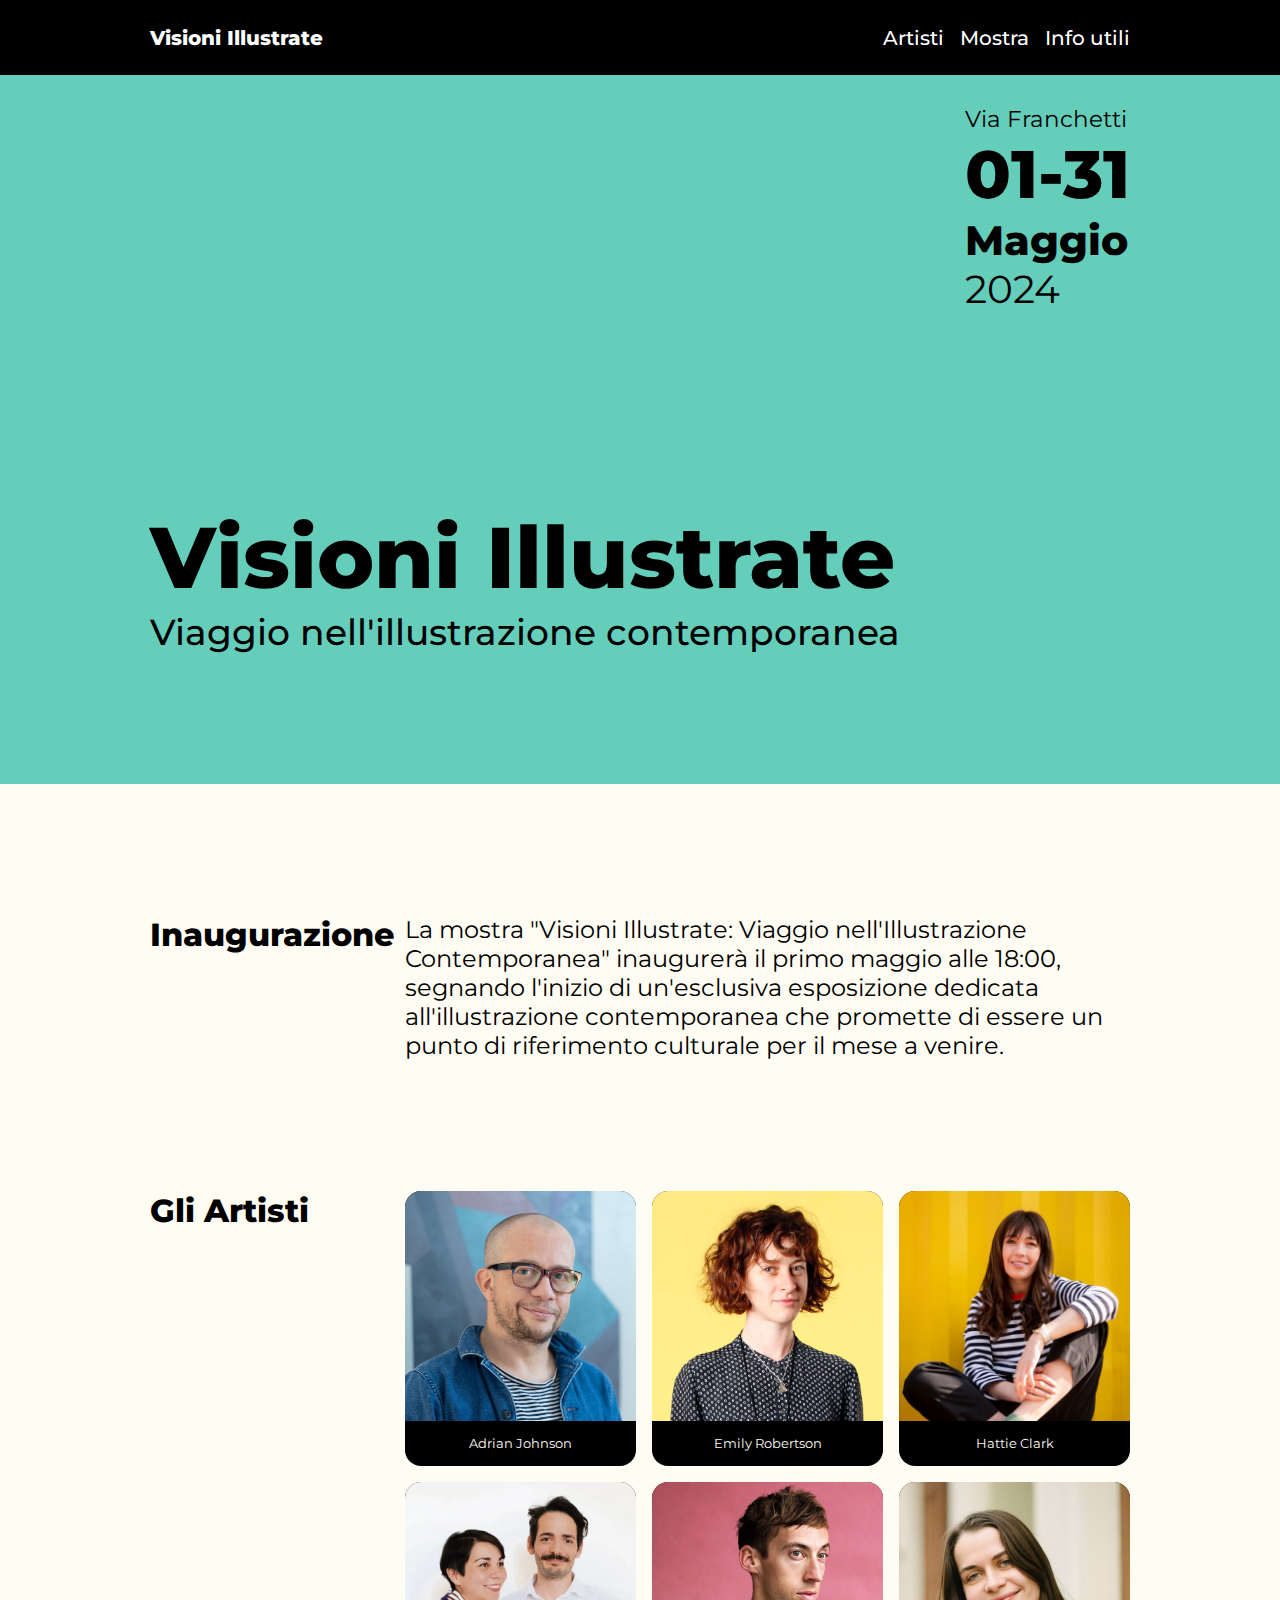
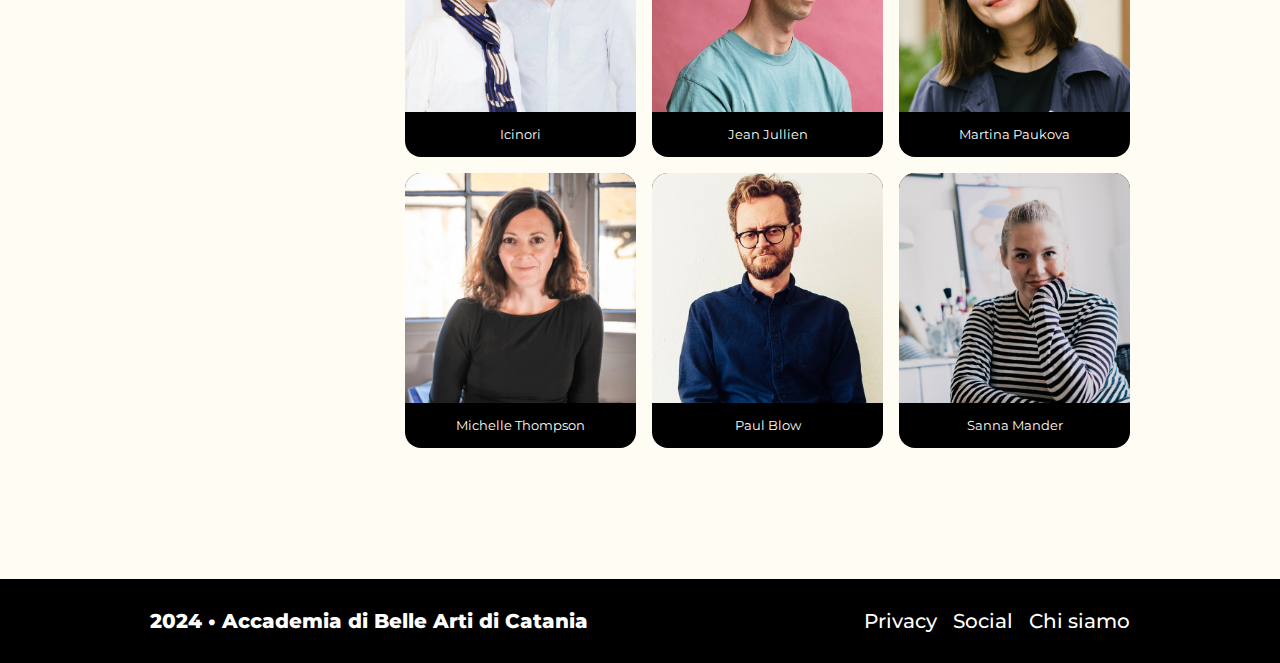
<file: index.html>
<!DOCTYPE html>
<html lang="en">
<head>
    <meta charset="UTF-8">
    <meta name="viewport" content="width=device-width, initial-scale=1.0">
    <title>Document</title>
    <link rel="stylesheet" href="stile/stile.css">
    <link rel="preconnect" href="https://fonts.googleapis.com">
<link rel="preconnect" href="https://fonts.gstatic.com" crossorigin>
<link href="https://fonts.googleapis.com/css2?family=Montserrat:ital,wght@0,500;1,500&display=swap" rel="stylesheet">
<link rel="preconnect" href="https://fonts.googleapis.com">
<link rel="preconnect" href="https://fonts.gstatic.com" crossorigin>
<link href="https://fonts.googleapis.com/css2?family=Montserrat:ital,wght@0,800;1,800&display=swap" rel="stylesheet">
</head>
<body>
    <header>
        <p><a href="index.html">Visioni Illustrate</a></p>
        <nav>
            <ul>
                <li><a href="artisti.html">Artisti</a></li>
                <li><a href="mostra.html">Mostra</a></li>
                <li><a href="info.html">Info utili</a></li>
            </ul>
    </header>

    <main>
        <section class="hero"> 
            <div class="titolo">
                <h1>Visioni Illustrate</h1>
                <h2>Viaggio nell'illustrazione contemporanea</h2>
            </div>
            <div class="data">
                <div class="luogo">
                    <p>Via Franchetti</p>
                </div>
                <div class="giorno">
                    <p>01-31</p>
                </div>
                <div class="mese">
                    <p>Maggio</p>
                </div>
                <div class="anno">
                    <p>2024</p>
                </div>
            </div>
          </section>
          <section class="inaugurazione">
            <h3>Inaugurazione</h3>
            <p>La mostra "Visioni Illustrate: Viaggio nell'Illustrazione Contemporanea" inaugurerà il primo maggio alle 18:00, segnando l'inizio di un'esclusiva esposizione dedicata all'illustrazione contemporanea che promette di essere un punto di riferimento culturale per il mese a venire. </p>
          </section>
          <section class="artisti">
            <h3>Gli Artisti</h3>
            <div class="card">
                <div class="AJ">
                    <img src="immagini/AJ.jpeg" alt="">
                    <div class="link">
                        <li><a href="AdrianJohnson.html">Adrian Johnson</a></li> 
                    </div>               
                </div>
                <div class="ER">
                    <img src="immagini/ER.jpg" alt="">
                    <div class="link">
                        <li><a href="EmilyRobertson.html">Emily Robertson</a></li> 
                    </div>                
                </div>
                <div class="HC">
                    <img src="immagini/HC.jpg" alt="">
                    <div class="link">
                        <li><a href="HattieClark.html">Hattie Clark</a></li> 
                    </div>
                </div>
                <div class="I">
                    <img src="immagini/I.jpg" alt="">
                    <div class="link">
                        <li><a href="Icinori.html">Icinori</a></li> 
                    </div>                
                </div>
                <div class="JJ">
                    <img src="immagini/JJ.jpg" alt="">
                    <div class="link">
                        <li><a href="JeanJullien.html">Jean Jullien</a></li> 
                    </div>                
                </div>
                <div class="MP">
                    <img src="immagini/MP.jpg" alt="">
                    <div class="link">
                        <li><a href="MartinaPaukova.html">Martina Paukova</a></li> 
                    </div>               
                </div>
                <div class="MT">
                    <img src="immagini/MT.webp" alt="">
                    <div class="link">
                        <li><a href="MichelleThompson.html">Michelle Thompson</a></li> 
                    </div>                
                </div>
                <div class="PB">
                    <img src="immagini/PB.jpg" alt="">
                    <div class="link">
                        <li><a href="PaulBlow.html">Paul Blow</a></li> 
                    </div>                
                </div>
                <div class="SM">
                    <img src="immagini/SM.jpeg" alt="">
                    <div class="link">
                        <li><a href="SannaMander.html">Sanna Mander</a></li> 
                    </div>                
                </div>
            </div>
          </section>
    </main>
    <footer>
        <p><a href="#">2024 • Accademia di Belle Arti di Catania</a></p>
        <nav>
            <ul>
                <li><a href="">Privacy</a></li>
                <li><a href="">Social</a></li>
                <li><a href="">Chi siamo</a></li>
            </ul>
    </footer>
</body>
</html>
</file>
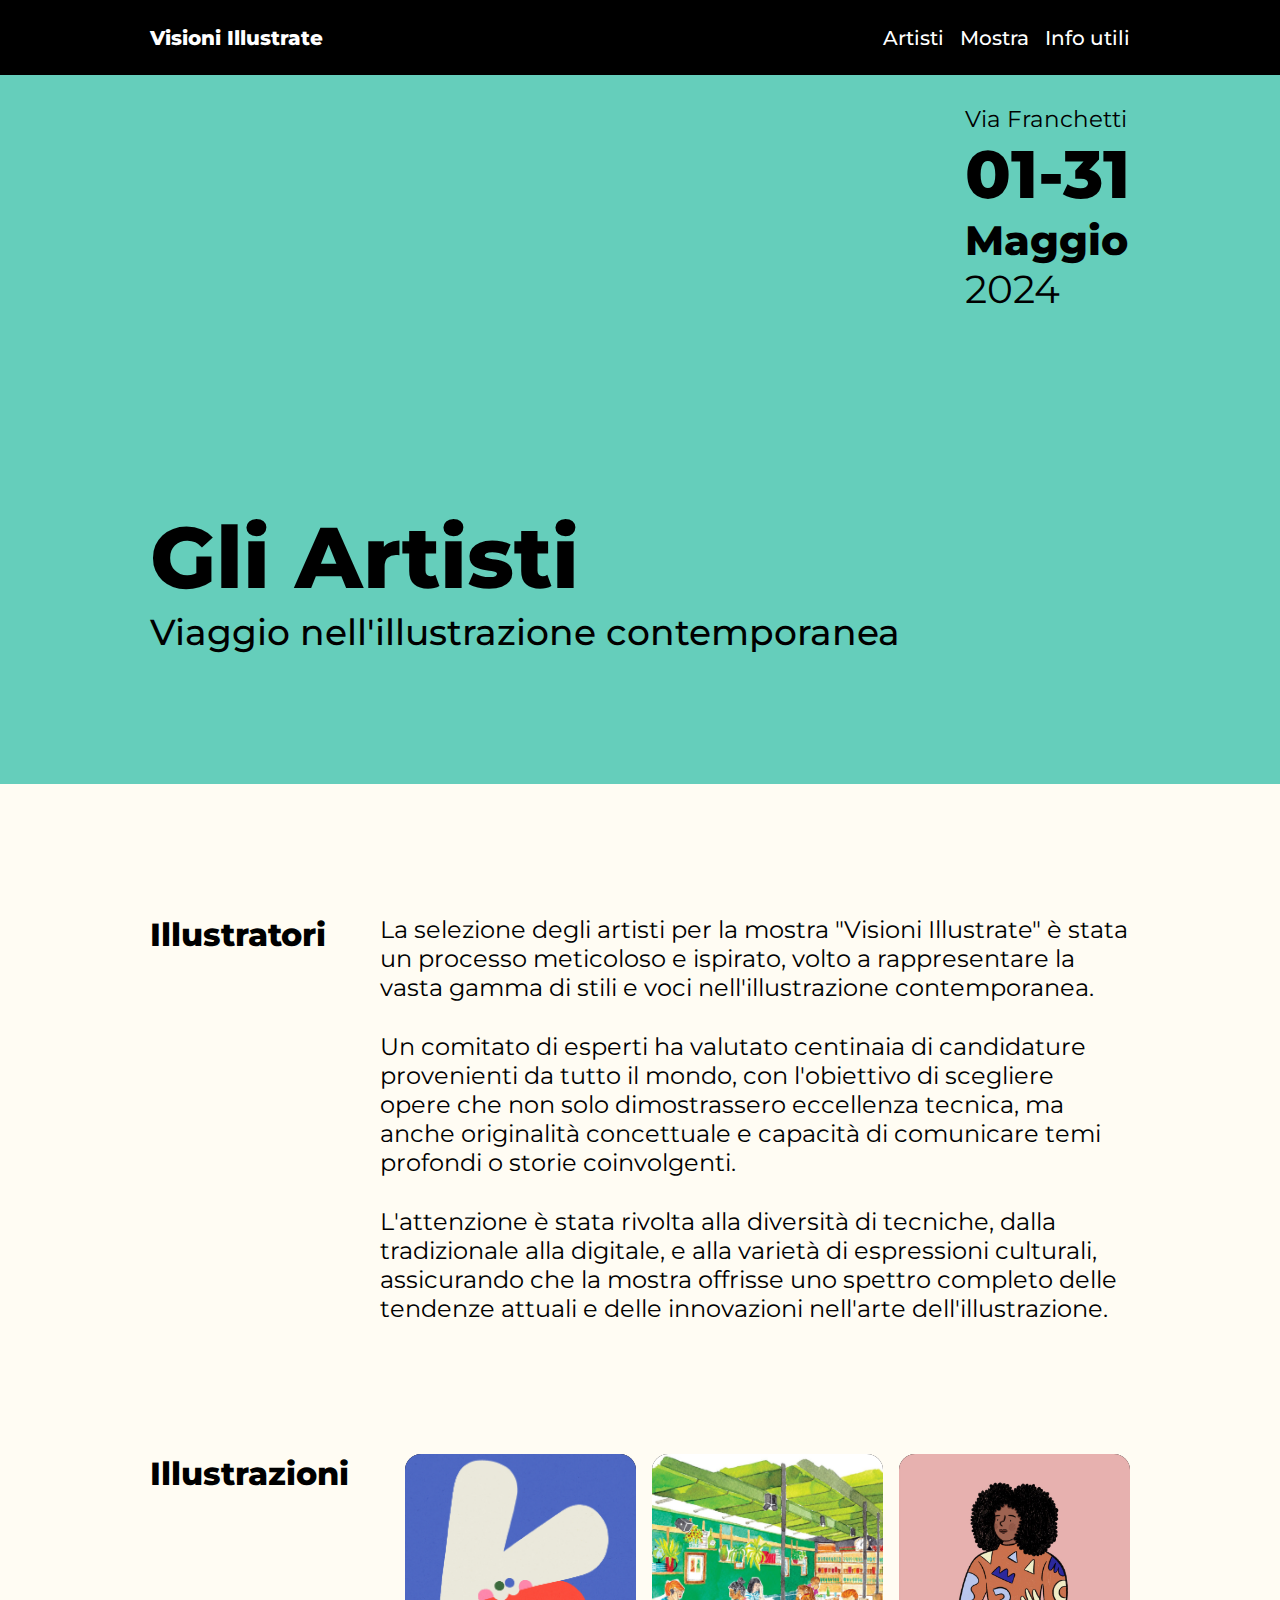
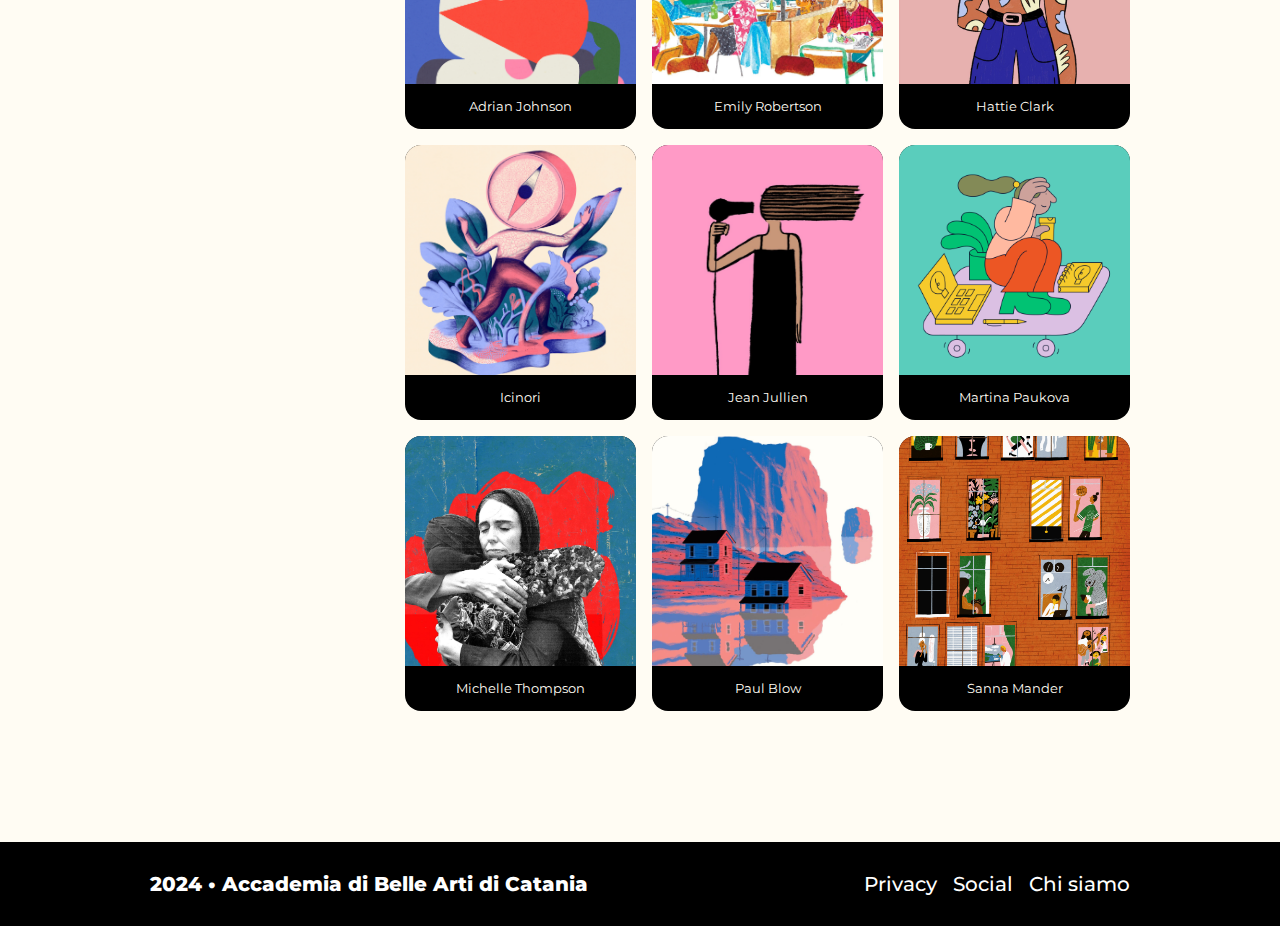
<file: artisti.html>
<!DOCTYPE html>
<html lang="en">
<head>
    <meta charset="UTF-8">
    <meta name="viewport" content="width=device-width, initial-scale=1.0">
    <title>Document</title>
    <link rel="stylesheet" href="stile/stile.css">
    <link rel="preconnect" href="https://fonts.googleapis.com">
<link rel="preconnect" href="https://fonts.gstatic.com" crossorigin>
<link href="https://fonts.googleapis.com/css2?family=Montserrat:ital,wght@0,500;1,500&display=swap" rel="stylesheet">
<link rel="preconnect" href="https://fonts.googleapis.com">
<link rel="preconnect" href="https://fonts.gstatic.com" crossorigin>
<link href="https://fonts.googleapis.com/css2?family=Montserrat:ital,wght@0,800;1,800&display=swap" rel="stylesheet">
</head>
<body>
    <header>
        <p><a href="index.html">Visioni Illustrate</a></p>
        <nav>
            <ul>
                <li><a href="artisti.html">Artisti</a></li>
                <li><a href="mostra.html">Mostra</a></li>
                <li><a href="info.html">Info utili</a></li>
            </ul>
    </header>

    <main>
        <section class="hero"> 
            <div class="titolo">
                <h1>Gli Artisti</h1>
                <h2>Viaggio nell'illustrazione contemporanea</h2>
            </div>
            <div class="data">
                <div class="luogo">
                    <p>Via Franchetti</p>
                </div>
                <div class="giorno">
                    <p>01-31</p>
                </div>
                <div class="mese">
                    <p>Maggio</p>
                </div>
                <div class="anno">
                    <p>2024</p>
                </div>
            </div>
          </section>
          <section class="illustratori">
            <h3>Illustratori</h3>
            <div class="paragrafo">
                <p>La selezione degli artisti per la mostra "Visioni Illustrate" è stata un processo meticoloso e ispirato, volto a rappresentare la vasta gamma di stili e voci nell'illustrazione contemporanea. </p>
                <p>Un comitato di esperti ha valutato centinaia di candidature provenienti da tutto il mondo, con l'obiettivo di scegliere opere che non solo dimostrassero eccellenza tecnica, ma anche originalità concettuale e capacità di comunicare temi profondi o storie coinvolgenti. </p>
                <p>L'attenzione è stata rivolta alla diversità di tecniche, dalla tradizionale alla digitale, e alla varietà di espressioni culturali, assicurando che la mostra offrisse uno spettro completo delle tendenze attuali e delle innovazioni nell'arte dell'illustrazione.</p>
            </div>
          </section>
          <section class="illustrazioni">
            <h3>Illustrazioni</h3>
            <div class="card">
                <div class="AJ">
                    <img src="immagini/AJ1.jpg" alt="">
                    <div class="link">
                        <li><a href="AdrianJohnson.html">Adrian Johnson</a></li> 
                    </div>                 
                </div>
                <div class="ER">
                    <img src="immagini/ER6.jpg" alt="">
                    <div class="link">
                        <li><a href="EmilyRobertson.html">Emily Robertson</a></li> 
                    </div>                 
                </div>
                <div class="HC">
                    <img src="immagini/HC9.jpg" alt="">
                    <div class="link">
                        <li><a href="HattieClark.html">Hattie Clark</a></li> 
                    </div>                 
                </div>
                <div class="I">
                    <img src="immagini/I10.jpg" alt="">
                    <div class="link">
                        <li><a href="Icinori.html">Icinori</a></li> 
                    </div>                 
                </div>
                <div class="JJ">
                    <img src="immagini/JJ1.jpg" alt="">
                    <div class="link">
                        <li><a href="JeanJullien.html">Jean Jullien</a></li> 
                    </div>                 
                </div>
                <div class="MP">
                    <img src="immagini/MP2.jpg" alt="">
                    <div class="link">
                        <li><a href="MartinaPaukova.html">Martina Paukova</a></li> 
                    </div>                 
                </div>
                <div class="MT">
                    <img src="immagini/MT8.jpg" alt="">
                    <div class="link">
                        <li><a href="MichelleThompson.html">Michelle Thompson</a></li> 
                    </div>                 
                </div>
                <div class="PB">
                    <img src="immagini/PB5.jpg" alt="">
                    <div class="link">
                        <li><a href="PaulBlow.html">Paul Blow</a></li> 
                    </div>                 
                </div>
                <div class="SM">
                    <img src="immagini/SM13.jpg" alt="">
                    <div class="link">
                        <li><a href="SannaMander.html">Sanna Mander</a></li> 
                    </div>                 
                </div>
            </div>
          </section>
    </main>
    <footer>
        <p><a href="#">2024 • Accademia di Belle Arti di Catania</a></p>
        <nav>
            <ul>
                <li><a href="">Privacy</a></li>
                <li><a href="">Social</a></li>
                <li><a href="">Chi siamo</a></li>
            </ul>
    </footer>
</body>
</html>
</file>
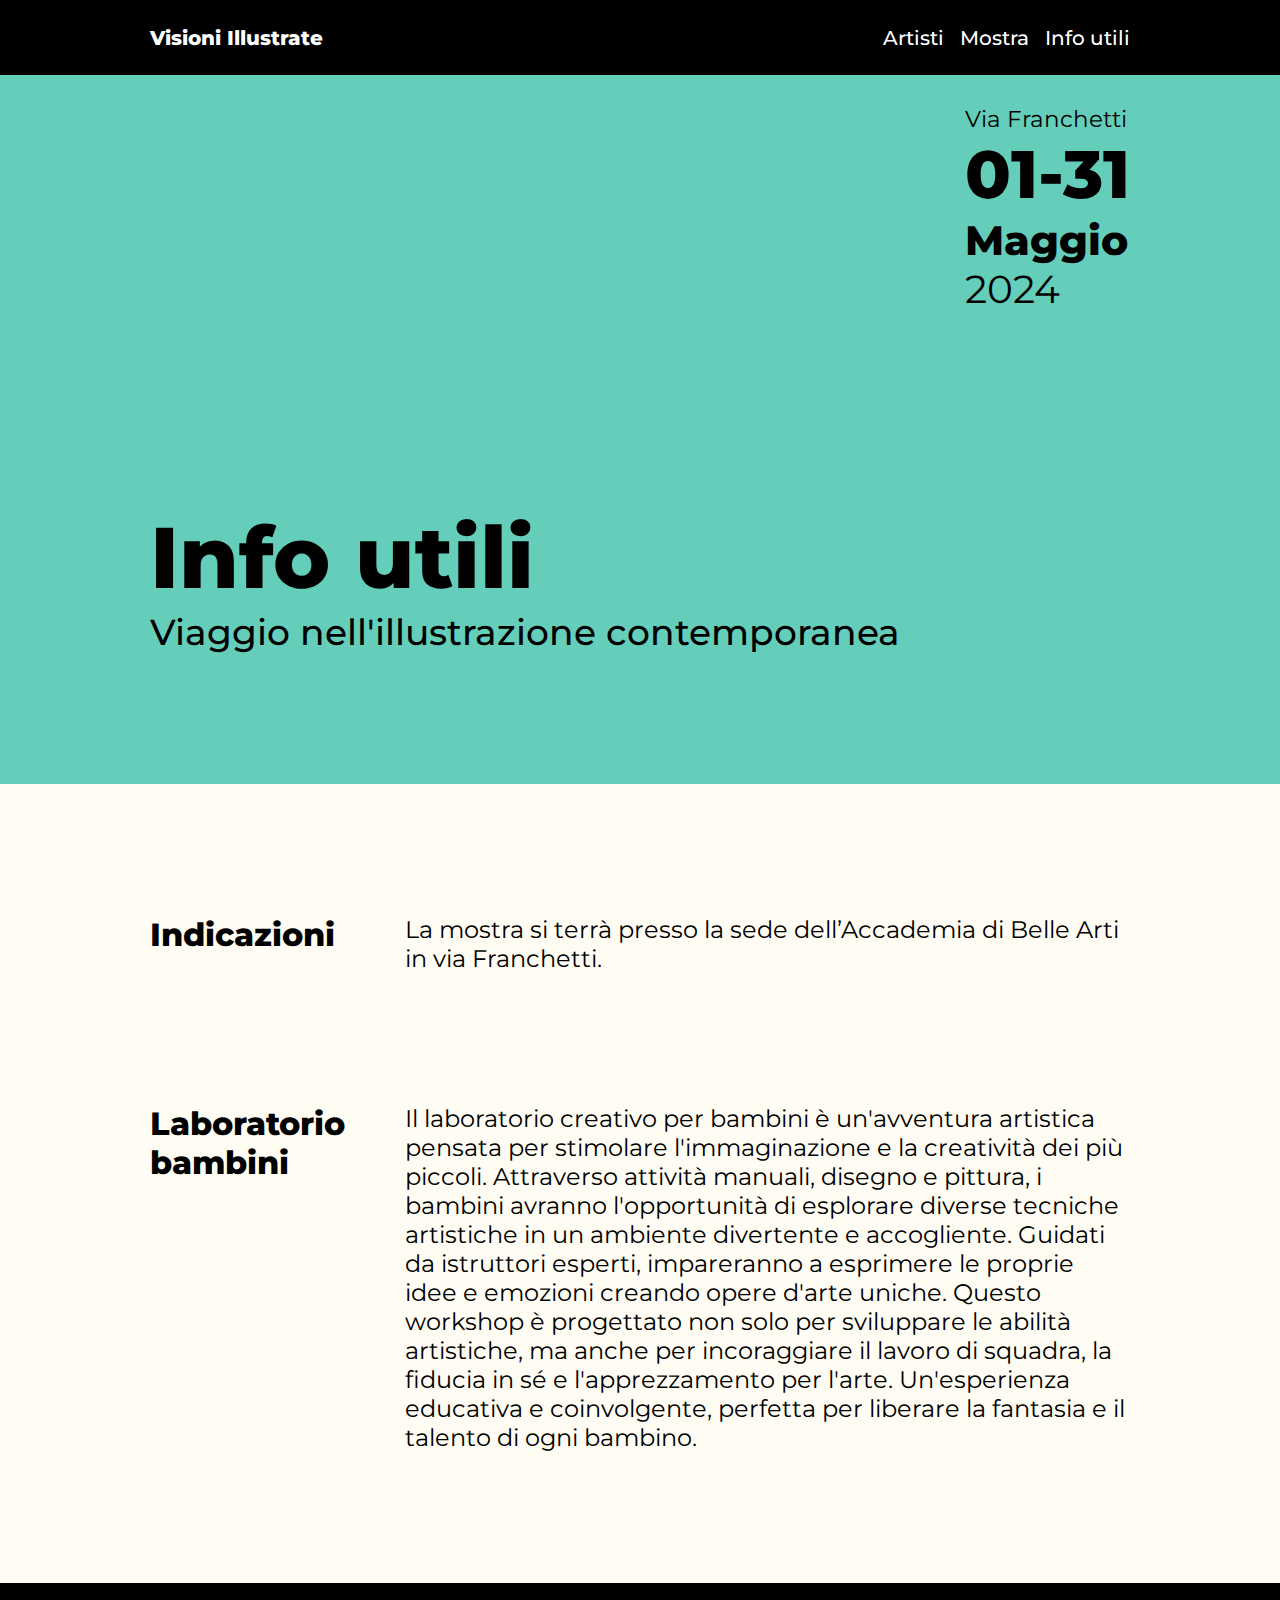
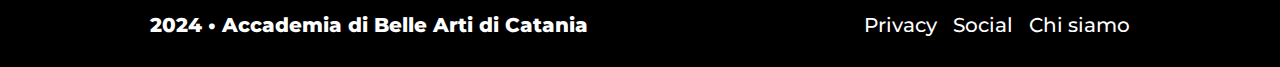
<file: info.html>
<!DOCTYPE html>
<html lang="en">
<head>
    <meta charset="UTF-8">
    <meta name="viewport" content="width=device-width, initial-scale=1.0">
    <title>Document</title>
    <link rel="stylesheet" href="stile/stile.css">
    <link rel="preconnect" href="https://fonts.googleapis.com">
<link rel="preconnect" href="https://fonts.gstatic.com" crossorigin>
<link href="https://fonts.googleapis.com/css2?family=Montserrat:ital,wght@0,500;1,500&display=swap" rel="stylesheet">
<link rel="preconnect" href="https://fonts.googleapis.com">
<link rel="preconnect" href="https://fonts.gstatic.com" crossorigin>
<link href="https://fonts.googleapis.com/css2?family=Montserrat:ital,wght@0,800;1,800&display=swap" rel="stylesheet">
</head>
<body>
    <header>
        <p><a href="index.html">Visioni Illustrate</a></p>
        <nav>
            <ul>
                <li><a href="artisti.html">Artisti</a></li>
                <li><a href="mostra.html">Mostra</a></li>
                <li><a href="info.html">Info utili</a></li>
            </ul>
    </header>

    <main>
        <section class="hero"> 
            <div class="titolo">
                <h1>Info utili</h1>
                <h2>Viaggio nell'illustrazione contemporanea</h2>
            </div>
            <div class="data">
                <div class="luogo">
                    <p>Via Franchetti</p>
                </div>
                <div class="giorno">
                    <p>01-31</p>
                </div>
                <div class="mese">
                    <p>Maggio</p>
                </div>
                <div class="anno">
                    <p>2024</p>
                </div>
            </div>
          </section>
          <section class="indicazioni">
            <h3>Indicazioni</h3>
            <p>La mostra si terrà presso la sede dell’Accademia di Belle Arti in via Franchetti.</p>
          </section>
          <section class="lab">
            <h3>Laboratorio bambini</h3>
            <p>Il laboratorio creativo per bambini è un'avventura artistica pensata per stimolare l'immaginazione e la creatività dei più piccoli. Attraverso attività manuali, disegno e pittura, i bambini avranno l'opportunità di esplorare diverse tecniche artistiche in un ambiente divertente e accogliente. Guidati da istruttori esperti, impareranno a esprimere le proprie idee e emozioni creando opere d'arte uniche. Questo workshop è progettato non solo per sviluppare le abilità artistiche, ma anche per incoraggiare il lavoro di squadra, la fiducia in sé e l'apprezzamento per l'arte. Un'esperienza educativa e coinvolgente, perfetta per liberare la fantasia e il talento di ogni bambino.</p>
          </section>
    </main>
    <footer>
        <p><a href="#">2024 • Accademia di Belle Arti di Catania</a></p>
        <nav>
            <ul>
                <li><a href="">Privacy</a></li>
                <li><a href="">Social</a></li>
                <li><a href="">Chi siamo</a></li>
            </ul>
    </footer>
</body>
</html>
</file>
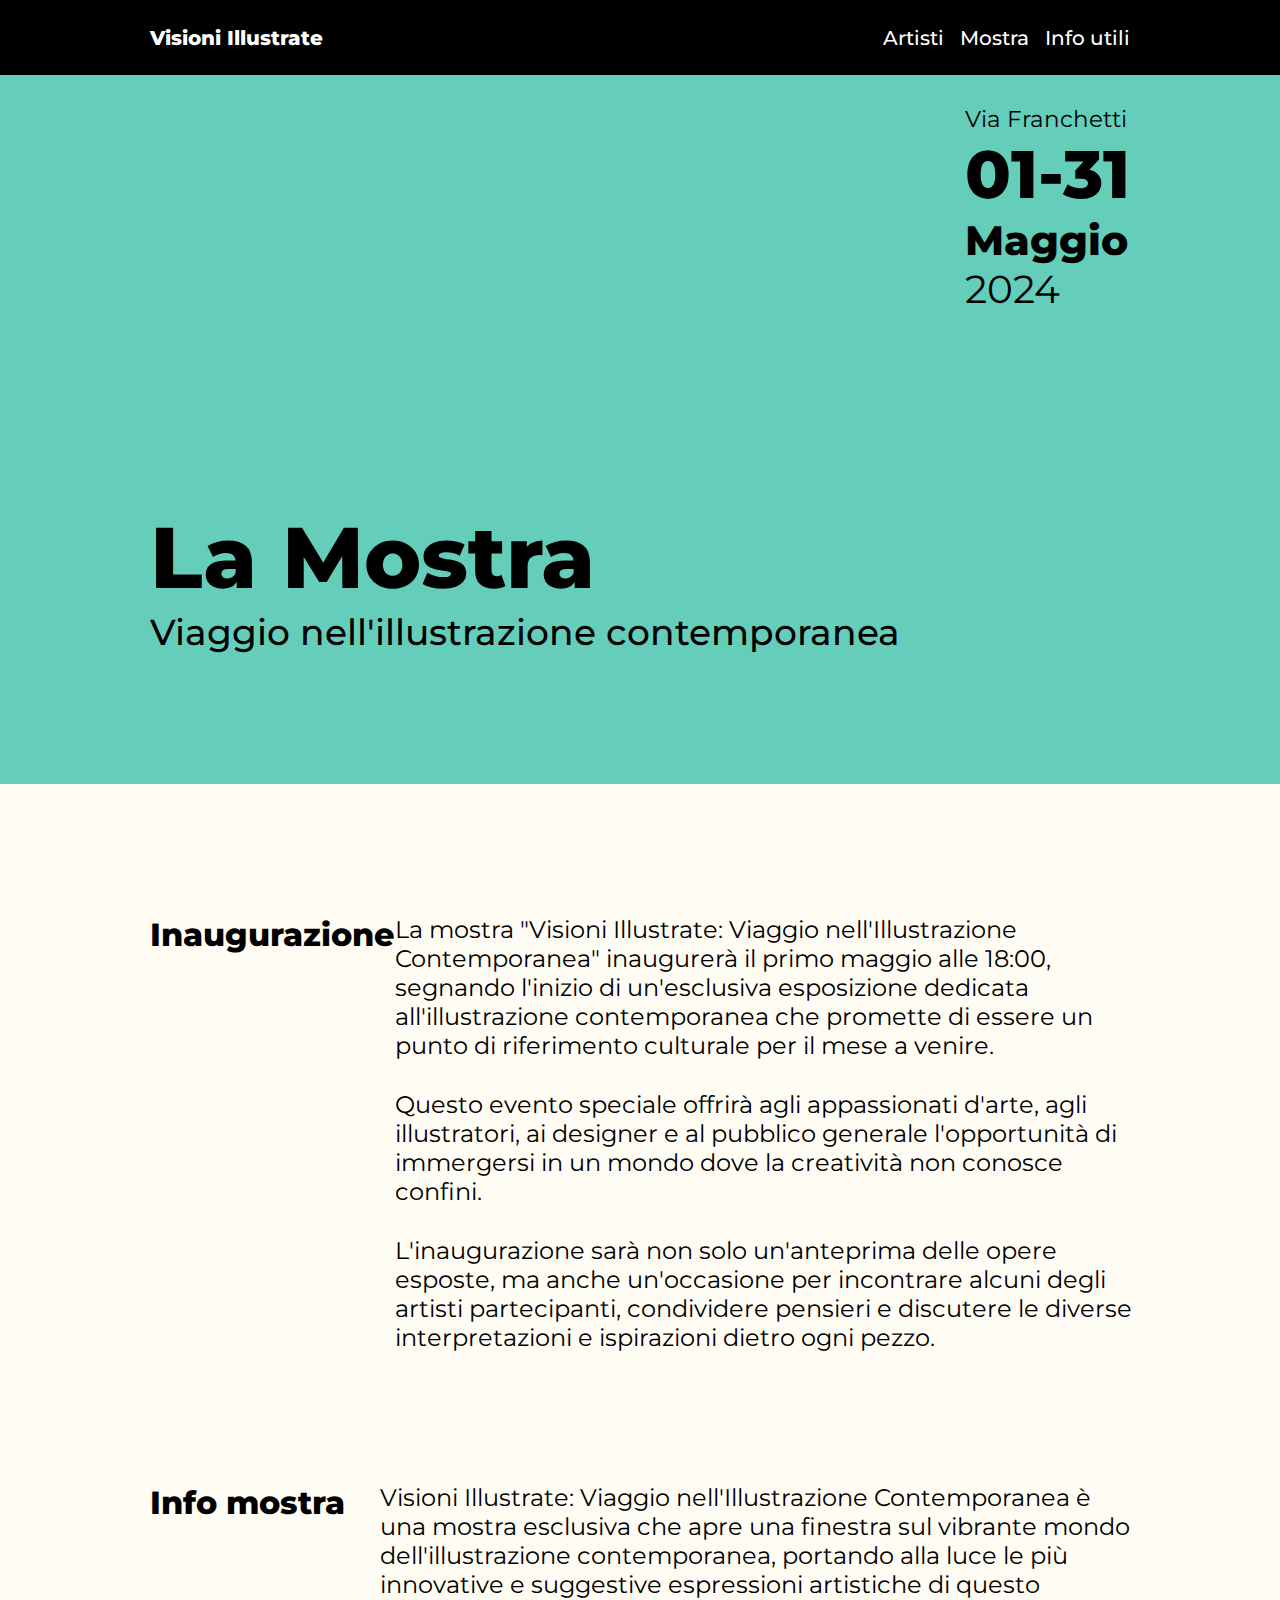
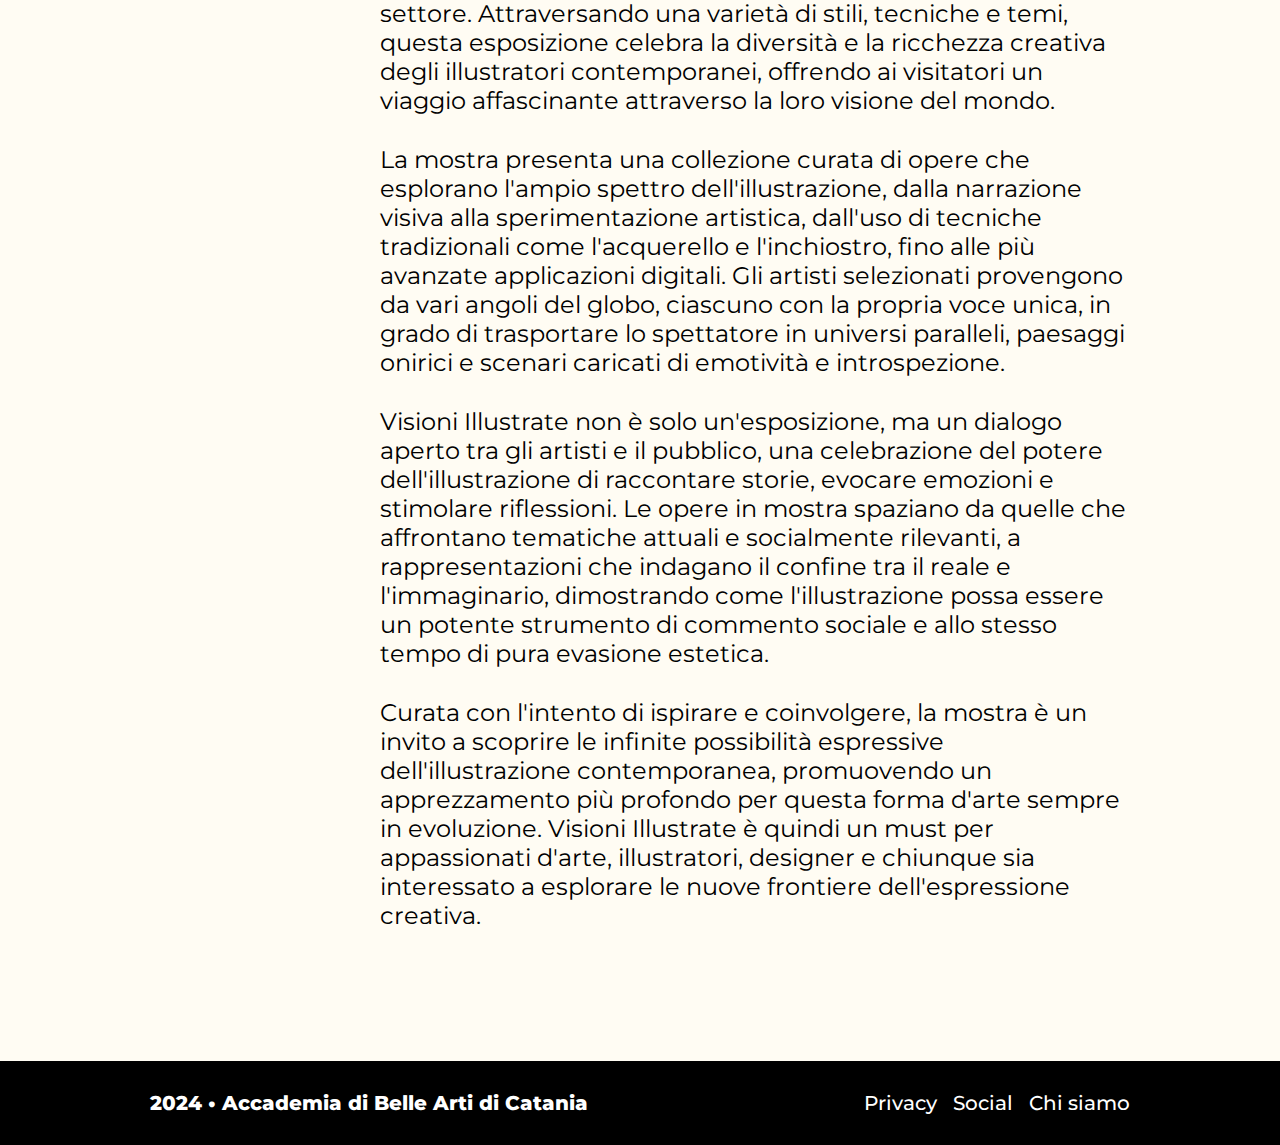
<file: mostra.html>
<!DOCTYPE html>
<html lang="en">
<head>
    <meta charset="UTF-8">
    <meta name="viewport" content="width=device-width, initial-scale=1.0">
    <title>Document</title>
    <link rel="stylesheet" href="stile/stile.css">
    <link rel="preconnect" href="https://fonts.googleapis.com">
<link rel="preconnect" href="https://fonts.gstatic.com" crossorigin>
<link href="https://fonts.googleapis.com/css2?family=Montserrat:ital,wght@0,500;1,500&display=swap" rel="stylesheet">
<link rel="preconnect" href="https://fonts.googleapis.com">
<link rel="preconnect" href="https://fonts.gstatic.com" crossorigin>
<link href="https://fonts.googleapis.com/css2?family=Montserrat:ital,wght@0,800;1,800&display=swap" rel="stylesheet">
</head>
<body>
    <header>
        <p><a href="index.html">Visioni Illustrate</a></p>
        <nav>
            <ul>
                <li><a href="artisti.html">Artisti</a></li>
                <li><a href="mostra.html">Mostra</a></li>
                <li><a href="info.html">Info utili</a></li>
            </ul>
    </header>

    <main>
        <section class="hero"> 
            <div class="titolo">
                <h1>La Mostra</h1>
                <h2>Viaggio nell'illustrazione contemporanea</h2>
            </div>
            <div class="data">
                <div class="luogo">
                    <p>Via Franchetti</p>
                </div>
                <div class="giorno">
                    <p>01-31</p>
                </div>
                <div class="mese">
                    <p>Maggio</p>
                </div>
                <div class="anno">
                    <p>2024</p>
                </div>
            </div>
          </section>
          <section class="inaugurazione">
            <h3>Inaugurazione</h3>
            <div class="paragrafo">
                <p>La mostra "Visioni Illustrate: Viaggio nell'Illustrazione Contemporanea" inaugurerà il primo maggio alle 18:00, segnando l'inizio di un'esclusiva esposizione dedicata all'illustrazione contemporanea che promette di essere un punto di riferimento culturale per il mese a venire. </p>
                <p>Questo evento speciale offrirà agli appassionati d'arte, agli illustratori, ai designer e al pubblico generale l'opportunità di immergersi in un mondo dove la creatività non conosce confini.  </p>
                <p>L'inaugurazione sarà non solo un'anteprima delle opere esposte, ma anche un'occasione per incontrare alcuni degli artisti partecipanti, condividere pensieri e discutere le diverse interpretazioni e ispirazioni dietro ogni pezzo.</p>
            </div>
          </section>
          <section class="info">
            <h3>Info mostra</h3>
            <div class="paragrafo">
                <p>Visioni Illustrate: Viaggio nell'Illustrazione Contemporanea è una mostra esclusiva che apre una finestra sul vibrante mondo dell'illustrazione contemporanea, portando alla luce le più innovative e suggestive espressioni artistiche di questo settore. Attraversando una varietà di stili, tecniche e temi, questa esposizione celebra la diversità e la ricchezza creativa degli illustratori contemporanei, offrendo ai visitatori un viaggio affascinante attraverso la loro visione del mondo. </p>
                <p>La mostra presenta una collezione curata di opere che esplorano l'ampio spettro dell'illustrazione, dalla narrazione visiva alla sperimentazione artistica, dall'uso di tecniche tradizionali come l'acquerello e l'inchiostro, fino alle più avanzate applicazioni digitali. Gli artisti selezionati provengono da vari angoli del globo, ciascuno con la propria voce unica, in grado di trasportare lo spettatore in universi paralleli, paesaggi onirici e scenari caricati di emotività e introspezione. </p>
                <p>Visioni Illustrate non è solo un'esposizione, ma un dialogo aperto tra gli artisti e il pubblico, una celebrazione del potere dell'illustrazione di raccontare storie, evocare emozioni e stimolare riflessioni. Le opere in mostra spaziano da quelle che affrontano tematiche attuali e socialmente rilevanti, a rappresentazioni che indagano il confine tra il reale e l'immaginario, dimostrando come l'illustrazione possa essere un potente strumento di commento sociale e allo stesso tempo di pura evasione estetica.</p>
                <p>Curata con l'intento di ispirare e coinvolgere, la mostra è un invito a scoprire le infinite possibilità espressive dell'illustrazione contemporanea, promuovendo un apprezzamento più profondo per questa forma d'arte sempre in evoluzione. Visioni Illustrate è quindi un must per appassionati d'arte, illustratori, designer e chiunque sia interessato a esplorare le nuove frontiere dell'espressione creativa.</p>
            </div>
          </section>
    </main>
    <footer>
        <p><a href="#">2024 • Accademia di Belle Arti di Catania</a></p>
        <nav>
            <ul>
                <li><a href="">Privacy</a></li>
                <li><a href="">Social</a></li>
                <li><a href="">Chi siamo</a></li>
            </ul>
    </footer>
</body>
</html>
</file>
<file: stile/stile.css>
body{
    margin: 0;
    background-color: #FFFCF3;
    font-family: 'montserrat', -apple-system, BlinkMacSystemFont, "Segoe UI", Roboto, Helvetica, Arial, sans-serif;
}

header{
    margin: auto;
    width: 100%;
    padding: 0;
    display: flex;
    justify-content: space-between;
    background-color: black;
    font-size: 20px;
    position: fixed;
    height: 75px;
    align-items: center;
}

header nav ul{
    list-style: none;
    display: flex;
    gap: 16px;
    margin: 0;
    padding-right: 150px;
    font-weight: 500;
}

    header nav a:hover {
        text-decoration: underline;
    }

header p {
    margin: 0;
    padding-left: 150px;
    font-weight: 800;
}

header a {
    text-decoration: none;
    color: white;
}

main{
    margin: auto;
    padding-top: 75px;
}

    section.hero{
        max-height: 710px;
        padding: 30px 150px;
        background-color: #65CEBB;
        display: flex;
        justify-content: space-between;
    }
            h1{
            font-size: 86px;
            margin: auto;
            font-weight: 800;
    }
            h2{
                font-weight: 500;
                font-size: 36px;
                margin: auto;
                padding-bottom: 100px;
        }
        div.titolo{
            padding-top: 400px;
        }
            div.data{
                width: 165px;
            }   
            div.luogo{
                font-size: 23px;
            }
                .luogo p{
                    margin: 0px;
                }
            div.giorno{
                font-size: 67px;
                font-weight: 800;
            }
                .giorno p{
                    margin: 0px;
                }
            div.mese{
                font-size: 41px;
                font-weight: 800;
            }
                .mese p{
                    margin: 0px;
                }
            div.anno{
                font-size: 39px;
            }
                .anno p{
                    margin: 0px;
                }

            
    section.inaugurazione{
        display: flex;
        padding: 131px 150px;
        justify-content: space-between;
        gap: auto;
    }
            h3{
                font-size: 32px;
                font-weight: 800;
                margin: 0;
                width: 264px;
            }
            .inaugurazione p{
                font-size: 24px;
                margin: 0;
                width: 750px;
            }
    section.artisti{
        display: flex;
        padding: 0px 150px 131px 150px;
        justify-content: space-between;
        gap: auto;
    }
    section.illustratori{
        display: flex;
        padding: 131px 150px;
        justify-content: space-between;
        gap: auto;
    }
            .illustratori p{
                font-size: 24px;
                margin: 0;
                width: 750px;
            }
            .paragrafo{
                display: grid;
                gap: 30px;
            }
    section.illustrazioni{
        display: flex;
        padding: 0px 150px 131px 150px;
        justify-content: space-between;
        gap: auto;
    }
    section.info{
        display: flex;
        padding: 0px 150px 131px 150px;
        justify-content: space-between;
        gap: auto;
    }
            .info p{
                font-size: 24px;
                margin: 0;
                width: 750px;
            }
    section.indicazioni{
        display: flex;
        padding: 131px 150px;
        justify-content: space-between;
        gap: auto;
    }
            .indicazioni p{
                font-size: 24px;
                margin: 0;
                width: 750px;
            }
    section.lab{
        display: flex;
        padding: 0px 150px 131px 150px;
        justify-content: space-between;
        gap: auto;
    }
            .lab p{
                font-size: 24px;
                margin: 0;
                width: 750px;
            }
    section.bio{
        display: flex;
        padding: 131px 150px;
        justify-content: space-between;
        gap: auto;
    }
            .bio p{
                font-size: 24px;
                margin: 0;
                width: 750px;
            }
    section.opere{
        display: flex;
        padding: 0px 150px 131px 150px;
        justify-content: space-between;
        gap: auto;
    }

            div.card{
                display: grid;
                grid-template-columns: repeat(3, 1fr);
                width: 750px;
                gap: 16px;
            }
            div.card img {
                max-width: 100%;
                height: 230px;
                width: 240px;
                object-fit: cover;
                border-radius: 16px 16px 0px 0px;
            }
            div.card a{
                text-decoration: none;
                color: #FFFCF3;
            }
            div.card li{
                text-align: center;
            }
            div.card a:hover{
                text-decoration: underline;
            }
            div.link{
                font-size: 13px;
                margin: 0px;
                padding: 10px 10px 15px 10px;
                list-style: none;
            }
            div.AJ{
                background-color: black;
                border-radius: 16px;
            }
            div.AJ img{
                object-position: 100% 30%;
            }
            div.ER{
                background-color: black;
                border-radius: 16px;
            }
            div.HC{
                background-color: black;
                border-radius: 16px;
            }
            div.I{
                background-color: black;
                border-radius: 16px;
            }
            div.JJ{
                background-color: black;
                border-radius: 16px;
            }
            div.JJ img{
                object-position: 100% 0%;
            }
            div.MP{
                background-color: black;
                border-radius: 16px;
            }
            div.MT{
                background-color: black;
                border-radius: 16px;
            }
            div.PB{
                background-color: black;
                border-radius: 16px;
            }
            div.SM{
                background-color: black;
                border-radius: 16px;
            }
            div.cards ul{
                display: grid;
                grid-template-columns: repeat(3, 1fr);
                width: 750px;
                gap: 16px;
                list-style: none;
                margin: 0;
                padding: 0;
            }
            div.cards img {
                max-width: 100%;
                height: 285px;
                width: 240px;
                object-fit: cover;
                border-radius: 16px 16px 16px 16px;
            }
            div.cards img:hover{
                border: solid 5px black;
                box-sizing: border-box;
                -moz-box-sizing: border-box;
                -webkit-box-sizing: border-box;
            }
            .modal {
                display: none;
                position: fixed;
                z-index: 9999;
                left: 0;
                top: 0;
                width: 100%;
                height: 100%;
                overflow: auto;
                background-color: rgba(0, 0, 0, 0.8);
            }
            
            .modal-content {
                display: flex;
                justify-content: center;
                align-items: center;
                height: 100%;
            }
            
            .modal img {
                max-width: 80%;
                max-height: 80%;
                border-radius: 8px;
            }
            
            .close {
                color: #fff;
                position: absolute;
                top: 20px;
                right: 30px;
                font-size: 30px;
                font-weight: bold;
                cursor: pointer;
            }
            
            .close:hover {
                color: #ccc;
            }
footer{
    max-width: auto;
    margin: 0;
    padding: 30px 150px;
    display: flex;
    justify-content: space-between;
    background-color: black;
    font-size: 20px;
    align-items: center;
}

footer nav ul{
    list-style: none;
    display: flex;
    gap: 16px;
    margin: 0;
    padding: 0;
    font-weight: 500;
}

    footer nav a:hover {
        text-decoration: underline;
    }

footer p {
    margin: 0;
    padding: 0;
    font-weight: 800;
}

footer a {
    text-decoration: none;
    color: white;
}

@media (max-width: 1230px){
    header {
        font-size: 15px;
    }
    header nav ul{
        display: block;
    }
    div.data {
        width: 140px;
    }
    div.luogo{
        font-size: 19px;
    }
    div.giorno{
        font-size: 56px;
    }
    div.mese {
        font-size: 35px;
    }
    div.anno {
        font-size: 30px;
    }
    h1{
        font-size: 70px;
    }
    h2{
        font-size: 29px;
    }
    h3{
        font-size: 25px;
        width: 190px;
    }
    .inaugurazione p{
        font-size: 20px;
        width: 600px;
    }
    .illustratori p{
        font-size: 20px;
        width: 600px;
    }
    .info p{
        font-size: 20px;
        width: 600px;
    }
    .indicazioni p{
        font-size: 20px;
        width: 600px;
    }
    .lab p{
        font-size: 20px;
        width: 600px;
    }
    .bio p{
        font-size: 20px;
        width: 600px;
    }
    div.card {
        width: 600px;
    }
    div.cards ul{
        width: 600px;
    }
    footer {
        font-size: 15px;
    }
    footer nav ul{
        display: block;
    }

}

@media (max-width: 1050px){
    header p{
        padding-left: 110px;
    }
    header nav ul{
        padding-right: 110px;
    }
    section.hero{
        padding: 30px 110px;
    }
    header {
        font-size: 12px;
    }
    header nav ul{
        display: block;
    }
    div.data {
        width: 120px;
    }
    div.luogo{
        font-size: 16px;
    }
    div.giorno{
        font-size: 47px;
    }
    div.mese {
        font-size: 29px;
    }
    div.anno {
        font-size: 26px;
    }
    h1{
        font-size: 60px;
    }
    h2{
        font-size: 25px;
    }
    h3{
        font-size: 15px;
        width: 170px;
    }
    section.inaugurazione{
        padding: 131px 110px;
    }
    section.illustratori{
        padding: 131px 110px;
    }
    section.info{
        padding: 0px 110px 131px 110px;
    }
    section.indicazioni{
        padding: 131px 110px;
    }
    section.lab{
        padding: 0px 110px 131px 110px;
    }
    section.bio{
        padding: 131px 110px;
    }
    section.artisti{
        padding: 0px 110px 131px 110px;
    }
    section.illustrazioni{
        padding: 0px 110px 131px 110px;
    }
    section.opere{
        padding: 0px 110px 131px 110px;
    }
    .inaugurazione p{
        font-size: 15px;
        width: 500px;
    }
    .illustratori p{
        font-size: 15px;
        width: 450px;
    }
    .info p{
        font-size: 15px;
        width: 450px;
    }
    .indicazioni p{
        font-size: 15px;
        width: 450px;
    }
    .lab p{
        font-size: 15px;
        width: 450px;
    }
    .bio p{
        font-size: 15px;
        width: 450px;
    }
    div.card {
        width: 450px;
    }
    div.card img{
        height: 170px;
    }
    div.cards ul{
        width: 450px;
    }
    div.cards img{
        height: 230px;
    }
    div.link{
        font-size: 11px;
    }
    footer {
        font-size: 12px;
    }
    footer nav ul{
        display: block;
    }

}

@media (max-width: 940px){
    header p{
        padding-left: 90px;
    }
    header nav ul{
        padding-right: 90px;
    }
    section.hero{
        padding: 30px 90px;
    }
    div.data {
        width: 100px;
    }
    div.luogo{
        font-size: 14px;
    }
    div.giorno{
        font-size: 40px;
    }
    div.mese {
        font-size: 25px;
    }
    div.anno {
        font-size: 23px;
    }
    h1{
        font-size: 55px;
    }
    h2{
        font-size: 22px;
    }
    h3{
        font-size: 15px;
        width: 100px;
    }
    section.inaugurazione{
        padding: 131px 90px;
    }
    section.illustratori{
        padding: 131px 90px;
    }
    section.info{
        padding: 0px 90px 131px 90px;
    }
    section.indicazioni{
        padding: 131px 90px;
    }
    section.lab{
        padding: 0px 90px 131px 90px;
    }
    section.bio{
        padding: 131px 90px;
    }
    section.artisti{
        padding: 0px 90px 131px 90px;
    }
    section.illustrazioni{
        padding: 0px 90px 131px 90px;
    }
    section.opere{
        padding: 0px 90px 131px 90px;
    }
    .inaugurazione p{
        font-size: 15px;
        width: 350px;
    }
    .illustratori p{
        font-size: 15px;
        width: 350px;
    }
    .info p{
        font-size: 15px;
        width: 350px;
    }
    .indicazioni p{
        font-size: 15px;
        width: 350px;
    }
    .lab p{
        font-size: 15px;
        width: 350px;
    }
    .bio p{
        font-size: 15px;
        width: 350px;
    }
    div.card {
        width: 350px;
    }
    div.card img{
        height: 130px;
    }
    div.cards ul{
        width: 350px;
    }
    div.cards img{
        height: 160px;
    }
    div.link{
        font-size: 10px;
    }
    div.cards img:hover{
        border: solid 4px black;
    }
}

@media (max-width: 750px){
    header p{
        padding-left: 80px;
    }
    header nav ul{
        padding-right: 80px;
    }
    section.hero{
        padding: 30px 80px;
    }
    div.titolo {
        padding-top: 300px;
    }
    h1{
        font-size: 50px;
    }
    h2{
        font-size: 21px;
    }
    h3{
        width: 100px;
    }
    section.inaugurazione{
        padding: 131px 80px;
    }
    .inaugurazione p{
        width: 300px;
    }
    section.illustratori{
        padding: 131px 80px;
    }
    .illustratori p{
        width: 300px;
    }
    section.info{
        padding: 0px 80px 131px 80px;
    }
    .info p{
        width: 300px;
    }
    section.indicazioni{
        padding: 131px 80px;
    }
    .indicazioni p{
        width: 300px;
    }
    section.lab{
        padding: 0px 80px 131px 80px;
    }
    .lab p{
        width: 300px;
    }
    section.bio{
        padding: 131px 80px;
    }
    .bio p{
        width: 300px;
    }
    section.artisti{
        padding: 0px 80px 131px 80px;
    }
    section.illustrazioni{
        padding: 0px 80px 131px 80px;
    }
    section.opere{
        padding: 0px 80px 131px 80px;
    }
    div.card {
        width: 300px;
    }
    div.card img{
        height: 100px;
        border-radius: 10px 10px 0px 0px;
    }
    div.cards ul{
        width: 300px;
    }
    div.cards img{
        height: 130px;
        border-radius: 10px 10px 10px 10px;
    }
    div.cards img:hover{
        border: solid 4px black;
    }
    div.AJ{
        border-radius: 10px;
    }
    div.ER{
        border-radius: 10px;
    }
    div.HC{
        border-radius: 10px;
    }
    div.I{
        border-radius: 10px;
    }
    div.JJ{
        border-radius: 10px;
    }
    div.MP{
        border-radius: 10px;
    }
    div.MT{
        border-radius: 10px;
    }
    div.PB{
        border-radius: 10px;
    }
    div.SM{
        border-radius: 10px;
    }
    footer {
        padding: 30px 80px;  
    }
}

@media (max-width: 600px){
    header p{
        padding-left: 50px;
    }
    header nav ul{
        padding-right: 50px;
    }
    h1 {
        font-size: 45px;
    }
    h2 {
        font-size: 19px;
    }
    section.hero{
        padding: 30px 50px;
    }
    section.inaugurazione{
        padding: 131px 50px;
    }
    .inaugurazione p{
        width: 250px;
    }
    section.illustratori{
        padding: 131px 50px;
    }
    .illustratori p{
        width: 250px;
    }
    section.info{
        padding: 0px 50px 131px 50px;
    }
    .info p{
        width: 250px;
    }
    section.indicazioni{
        padding: 131px 50px;
    }
    .indicazioni p{
        width: 250px;
    }
    section.lab{
        padding: 0px 50px 131px 50px;
    }
    .lab p{
        width: 250px;
    }
    section.bio{
        padding: 131px 50px;
    }
    .bio p{
        width: 250px;
    }
    section.artisti{
        padding: 0px 50px 131px 50px;
    }
    section.illustrazioni{
        padding: 0px 50px 131px 50px;
    }
    section.opere{
        padding: 0px 50px 131px 50px;
    }
    div.card {
        width: 250px;
        grid-template-columns: repeat(2, 1fr);
    }
    div.card img{
        height: 120px;
    }
    div.cards ul{
        width: 250px;
        grid-template-columns: repeat(2, 1fr);
    }
    div.cards img{
        height: 150px;
    }
    div.cards img:hover{
        border: solid 3px black;
    }
    footer {
        padding: 30px 50px;  
    }
    footer p{
        width: 170px;  
    }
}
@media (max-width: 450px){
    header p{
        padding-left: 20px;
    }
    header nav ul{
        padding-right: 20px;
    }
    h1 {
        font-size: 30px;
    }
    h2 {
        font-size: 15px;
        padding-bottom: 60px;
    }
    h3{
        font-size: 13px;
    }
    section.hero{
        padding: 30px 20px;
    }
    section.inaugurazione{
        padding: 100px 20px;
    }
    .inaugurazione p{
        width: 190px;
        font-size: 13px;
    }
    section.illustratori{
        padding: 100px 20px;
    }
    .illustratori p{
        width: 190px;
        font-size: 13px;
    }
    section.info{
        padding: 0px 20px 100px 20px;
    }
    .info p{
        width: 190px;
        font-size: 13px;
    }
    section.indicazioni{
        padding: 100px 20px;
    }
    .indicazioni p{
        width: 190px;
        font-size: 13px;
    }
    section.lab{
        padding: 0px 20px 100px 20px;
    }
    .lab p{
        width: 190px;
        font-size: 13px;
    }
    section.bio{
        padding: 100px 20px;
    }
    .bio p{
        width: 190px;
        font-size: 13px;
    }
    section.artisti{
        padding: 0px 20px 100px 20px;
    }
    section.illustrazioni{
        padding: 0px 20px 100px 20px;
    }
    section.opere{
        padding: 0px 20px 100px 20px;
    }
    div.card {
        width: 190px;
        grid-template-columns: repeat(1, 1fr);
    }
    div.card img{
        height: 190px;
    }
    div.cards ul{
        width: 190px;
        grid-template-columns: repeat(1, 1fr);
    }
    div.cards img{
        height: 220px;
    }
    div.cards img:hover{
        border: solid 3px black;
    }
    footer {
        padding: 30px 20px;  
    }
    footer p{
        width: 170px;  
    }
}
</file>
